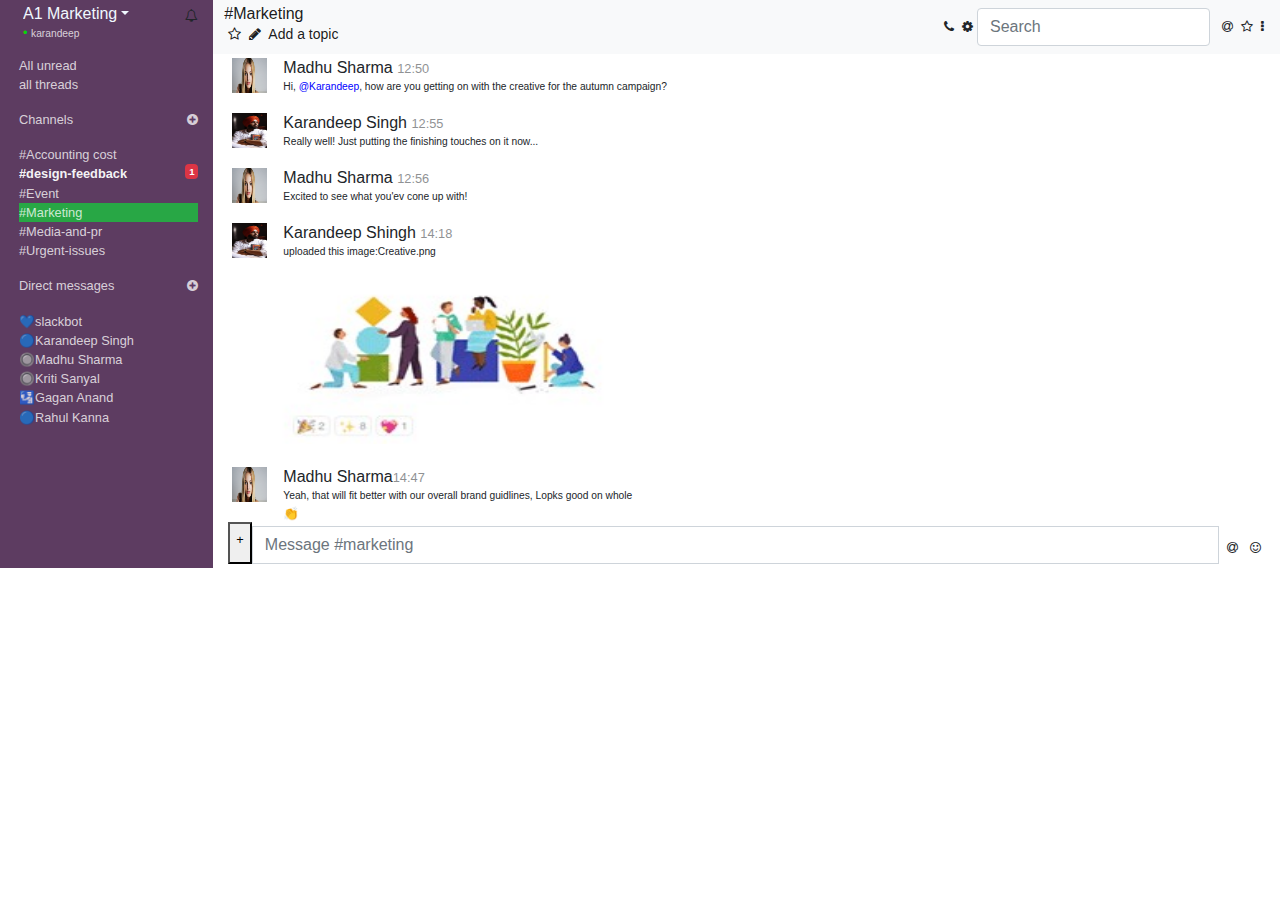
<file: my slack/index.html>
<!doctype html>
<html lang="en">
    <head>
        <title>index</title>
        <!-- Required meta tags -->
        <meta charset="utf-8">
        <meta
            name="viewport"
            content="width=device-width, initial-scale=1, shrink-to-fit=no">
             <link rel="stylesheet" href="https://stackpath.bootstrapcdn.com/font-awesome/4.7.0/css/font-awesome.min.css"> 
        <!-- Bootstrap CSS -->
        <link
            rel="stylesheet"
            href="https://stackpath.bootstrapcdn.com/bootstrap/4.3.1/css/bootstrap.min.css"
            integrity="sha384-ggOyR0iXCbMQv3Xipma34MD+dH/1fQ784/j6cY/iJTQUOhcWr7x9JvoRxT2MZw1T"
            crossorigin="anonymous">
        <link rel="stylesheet" href="index.css">
    </head>
    <body>
        <div class="container-fluid">
            <div class="row">
                <div class="col-2">
                    <div class="line-height">
                       <h6
                            class="left-text dropdown-toggle  mx-2 my-1 "
                            data-toggle="dropdown"
                            role="button"
                            aria-haspopup="true"
                            aria-expanded="false">A1 Marketing</h6> <i class="fa fa-bell-o float-right" aria-hidden="true"></i>
                       <ul class=" green left-text ml-2 opa ">
                            <li id="green" >
                            <small>karandeep
                            </small>
                        </li>
                    </ul>
                    </div>

                    <div class="opa">
                        <div >
                            <ul class="list-unstyled ml-1">
                                <li>All unread</li>
                                <li>all threads</li>

                            </ul>
                        </div>
                        <div class="ml-1">
                            <p>Channels<i class="fa fa-plus-circle pull-right mt-1" aria-hidden="true"></i>
                                </p>
                        </div>
                        <i class="far fa-phone-alt"></i>
                        <div >
                            <ul class="list-unstyled ml-1">
                                <li>#Accounting cost</li>
                                <li id="des">#design-feedback
                                    <span class="badge badge-danger float-right">1</span>
                                </li>
                                <li>#Event</li>
                                <li class="bg-success">#Marketing</li>
                                <li>#Media-and-pr</li>
                                <li>#Urgent-issues</li>

                            </ul>
                        </div>
                        <div class=" mb-1 ml-1">
                            <p>
                                Direct messages<i class="fa fa-plus-circle pull-right mt-1" aria-hidden="true"></i>
                                
                            </p>
                        </div>
                        <div>
                            <ul class="list-unstyled ml-1">
                                <li>💙slackbot</li>
                                <li>🔵Karandeep Singh</li>
                                <li>🔘Madhu Sharma</li>
                                <li>🔘Kriti Sanyal</li>
                                <li>🛂Gagan Anand</li>
                                <li>🔵Rahul Kanna</li>

                            </ul>
                        </div>
                      
                    </div>
                </div>
                    <div class="col-10 ">

                            <nav class="navbar navbar-expand-md navbar-light bg-light ">
                                    <div class="navbar-brand " >
                                   <h6 class="line">#Marketing</h6> 
                                       
                                        <p class="line" >
                                            <small class="font-size" > <i class="fa fa-star-o pl-1" aria-hidden="true"></i>
                                                <i class="fa fa-pencil p-1" aria-hidden="true"></i>

                                            Add a topic</small>
                                        </p>
                                      </div>
                            
                                    <button
                                        class="navbar-toggler"
                                        type="button"
                                        data-toggle="collapse"
                                        data-target="#navbarSupportedContent"
                                        aria-controls="navbarSupportedContent"
                                        aria-expanded="false"
                                        aria-label="Toggle navigation">
                                        <span class="navbar-toggler-icon"></span>
                                    </button>
                            
                                    <div class="collapse navbar-collapse" id="navbarSupportedContent">
                                        <ul class="navbar-nav mr-auto"></ul>
                                        <form class="form-inline my-2 my-lg-0">
                                               
                                         <i class="fa fa-phone p-1" aria-hidden="true"></i>
                                         <i class="fa fa-cog p-1" aria-hidden="true"></i>
                                        
                                           
                            
                                            <input
                                                class="form-control mr-sm-2"
                                                type="search"
                                                placeholder="Search"
                                                aria-label="Search">
                                                <i class="fa fa-at p-1" aria-hidden="true"></i>
                                                <i class="fa fa-star-o p-1" aria-hidden="true"></i>
                                                <i class="fa fa-ellipsis-v pl-1" aria-hidden="true"></i>


                                            
                                           
                            
                                        </form>
                                    </div>
                            
                                </nav>
                        <div class="media p-1">
                            <img src="img/girlface.jpg" alt="John Doe" class="mr-3 ">
                            <div class="media-body">
                                <h6>Madhu Sharma
                                    <small class="opa2">12:50</small>
                                </h6>
                                <p class="opa3">
                                    <small>Hi,
                                        <span style="color: blue">@Karandeep</span>, how are you getting on with the creative for the autumn campaign?</small>
                                </p>
                            </div>
                        </div>
                        <div class="media p-1">
                                <img src="img/manface.jpg" alt="John Doe" class="mr-3">
                                <div class="media-body">
                                    <h6>Karandeep Singh
                                        <small class="opa2">12:55</small>
                                    </h6>
                                    <p class="opa3">
                                        <small>Really well! Just putting the finishing touches on it now...</small>
                                    </p>
                                </div>
                            </div>
                            <div class="media p-1">
                                <img src="img/girlface.jpg" alt="John Doe" class="mr-3  ">
                                <div class="media-body">
                                    <h6>Madhu Sharma
                                        <small class="opa2">12:56</small>
                                    </h6>
                                    <p class="opa3">
                                        <small>Excited to see what you'ev cone up with!</small>
                                    </p>
                                </div>
                            </div>
                            <div class="media p-1">
                                <img src="img/manface.jpg" alt="John Doe" class="mr-3  ">
                                <div class="media-body">
                                    <h6>Karandeep Shingh
                                        <small class="opa2">14:18</small>
                                    </h6>
                                    <p class="opa3">
                                        <small>uploaded this image:Creative.png</small>
                                    </p>
                                </div>
                            </div>
        
                            <div>
                                <img class="img3" src="img/slack.jpg">
                            </div><br>
        
                            <div class="media p-1">
                                <img src="img/girlface.jpg" alt="John Doe" class="mr-3  ">
                                <div class="media-body">
                                    <h6>Madhu Sharma<small class="opa2">14:47</small>
                                    </h6>
                                    <p class="opa3">
                                        <small>Yeah, that will fit better with our overall brand guidlines, Lopks good on whole</small>
                                    </p>
                                    <p>👏</p>
                                </div>
                            </div>
                         
                        
                        <div class="input-group mt-1 mb-1">
                                
                                   
                                        <button class="pb-2" >+</button>
                                    
                               
                                <input
                                    type="text"
                                    class="form-control mt-1"
                                    aria-label="Text input with checkbox"
                                    placeholder="Message #marketing">
                                   <div class="mt-3" style="float: right; margin-left: 4px;">
                                        <i class="fa fa-at p-1" aria-hidden="true"></i>
                                        <i class="fa fa-smile-o p-1" aria-hidden="true"></i>

            
                                    
                                </div>
                            </div>
                        
                    </div>

            </div>
        </div>
                <!-- Optional JavaScript -->
                <!-- jQuery first, then Popper.js, then Bootstrap JS -->
                <script
                    src="https://code.jquery.com/jquery-3.3.1.slim.min.js"
                    integrity="sha384-q8i/X+965DzO0rT7abK41JStQIAqVgRVzpbzo5smXKp4YfRvH+8abtTE1Pi6jizo"
                    crossorigin="anonymous"></script>
                <script
                    src="https://cdnjs.cloudflare.com/ajax/libs/popper.js/1.14.7/umd/popper.min.js"
                    integrity="sha384-UO2eT0CpHqdSJQ6hJty5KVphtPhzWj9WO1clHTMGa3JDZwrnQq4sF86dIHNDz0W1"
                    crossorigin="anonymous"></script>
                <script
                    src="https://stackpath.bootstrapcdn.com/bootstrap/4.3.1/js/bootstrap.min.js"
                    integrity="sha384-JjSmVgyd0p3pXB1rRibZUAYoIIy6OrQ6VrjIEaFf/nJGzIxFDsf4x0xIM+B07jRM"
                    crossorigin="anonymous"></script>
            </body>
        </html>
</file>
<file: my slack/index.css>
body{
    font-size: 80%;
}
.col-2{
    position: static;
    background-color:rgba(75, 38, 79, 0.897);
}
.col-10 {
    background-color: transparent;
    width: 100%;
}
.left-text{
    color: aliceblue;
    white-space: nowrap;
    overflow: hidden;
    text-overflow: ellipsis;
}
.fa-bell-o{
    margin-top: -17px;
}
.line-height{
    line-height: 90%;
}
.green{
    list-style: none;
}
  
  #green {
    text-indent: -40px;
  }
  
  #green::before {
    content: "• ";
    color: rgb(6, 218, 6); 
  }
.opa {
    color: rgba(255, 255, 255, 0.775);
}
#des {
    color: rgba(255, 255, 255, 0.959);
    font-weight: bold;
}

.margin-left{
    margin-left: -20px;
}
.fixed-top{
    margin-left: 214px;
}
 .navbar{
    margin-left: -15px;
    margin-right: -15px;
    
} 
.navbar-brand{
    margin-left: -5px;
    margin-bottom: -20px;
} 
.font-size{
    font-size: 70%;
}
.line{
    LINE-HEIGHT:10%;
}
.media {
    height: 55px;
}
.media-body {
    LINE-HEIGHT: 2px;
}
.opa2 {
    opacity: 0.5;
}

.img3 {
    height: 170px;
    width: 350px;
    margin-left: 30px;
}
.mr-3 {
    width: 35px;
    height: 35px;
}
</file>
